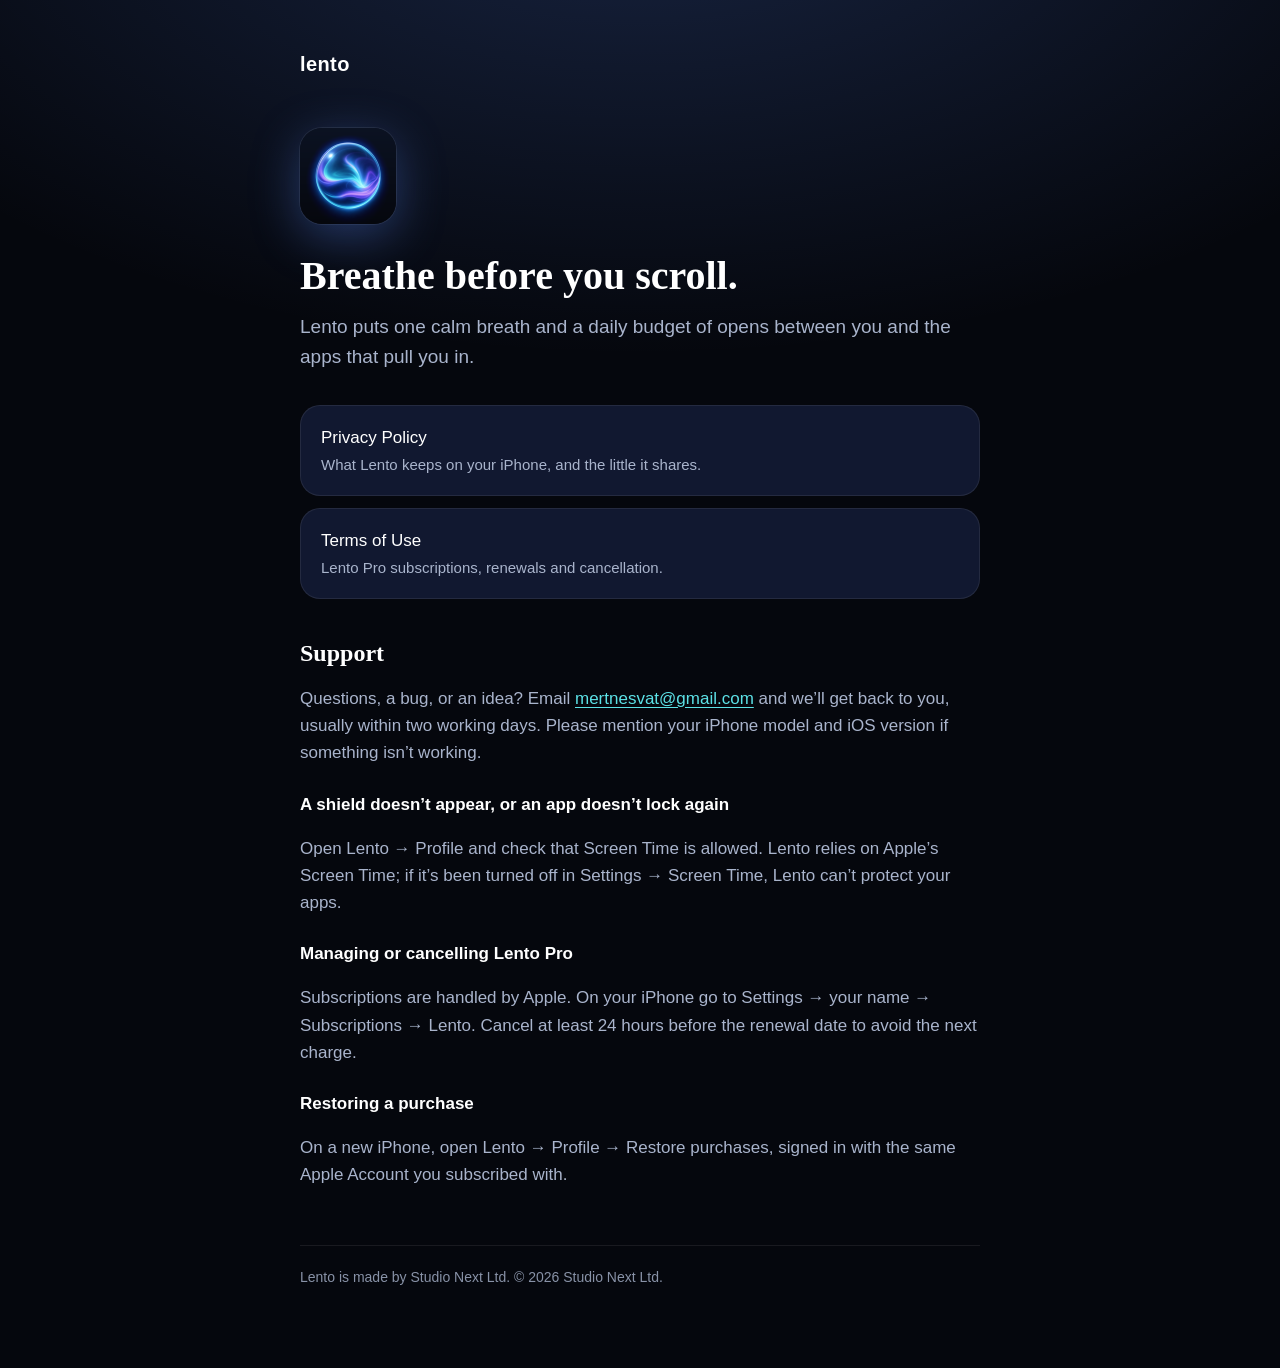
<file: index.html>
<!doctype html>
<html lang="en">
<head>
  <meta charset="utf-8">
  <meta name="viewport" content="width=device-width, initial-scale=1">
  <meta name="color-scheme" content="dark">
  <title>Lento — Support</title>
  <meta name="description" content="Lento puts one calm breath and a daily budget between you and the apps that pull you in. Support, privacy policy and terms.">
  <link rel="stylesheet" href="style.css">
</head>
<body>
<main>
  <a class="wordmark" href="./">lento</a>
  <img class="icon" src="icon.png" width="96" height="96" alt="Lento app icon">
  <h1>Breathe before you scroll.</h1>
  <p class="lead">Lento puts one calm breath and a daily budget of opens between you and the apps that pull you in.</p>

  <div class="cards">
    <a class="card" href="privacy.html">Privacy Policy<span>What Lento keeps on your iPhone, and the little it shares.</span></a>
    <a class="card" href="terms.html">Terms of Use<span>Lento Pro subscriptions, renewals and cancellation.</span></a>
  </div>

  <h2>Support</h2>
  <p>Questions, a bug, or an idea? Email <a href="mailto:mertnesvat@gmail.com?subject=Lento%20support">mertnesvat@gmail.com</a> and we’ll get back to you, usually within two working days. Please mention your iPhone model and iOS version if something isn’t working.</p>

  <h3>A shield doesn’t appear, or an app doesn’t lock again</h3>
  <p>Open Lento → Profile and check that Screen Time is allowed. Lento relies on Apple’s Screen Time; if it’s been turned off in Settings → Screen Time, Lento can’t protect your apps.</p>

  <h3>Managing or cancelling Lento Pro</h3>
  <p>Subscriptions are handled by Apple. On your iPhone go to Settings → your name → Subscriptions → Lento. Cancel at least 24 hours before the renewal date to avoid the next charge.</p>

  <h3>Restoring a purchase</h3>
  <p>On a new iPhone, open Lento → Profile → Restore purchases, signed in with the same Apple Account you subscribed with.</p>

  <footer>Lento is made by Studio Next Ltd. © 2026 Studio Next Ltd.</footer>
</main>
</body>
</html>
</file>
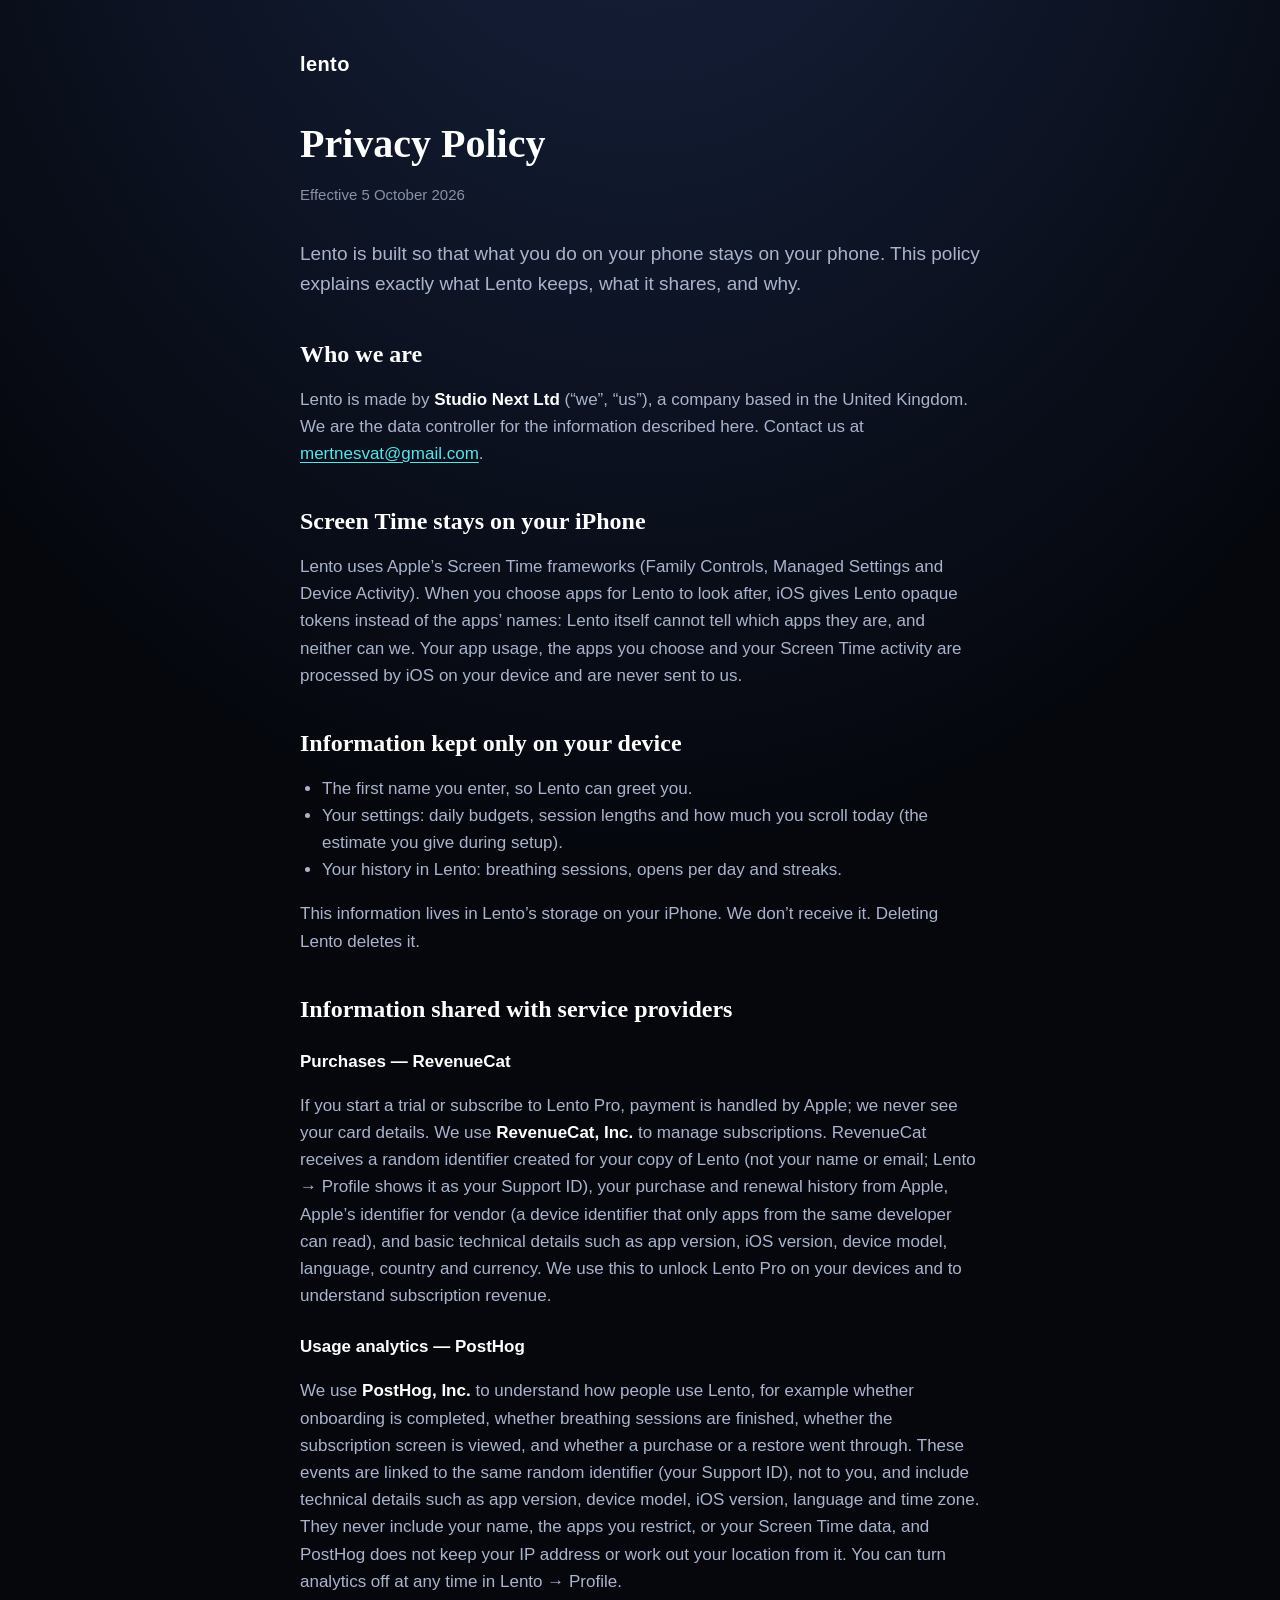
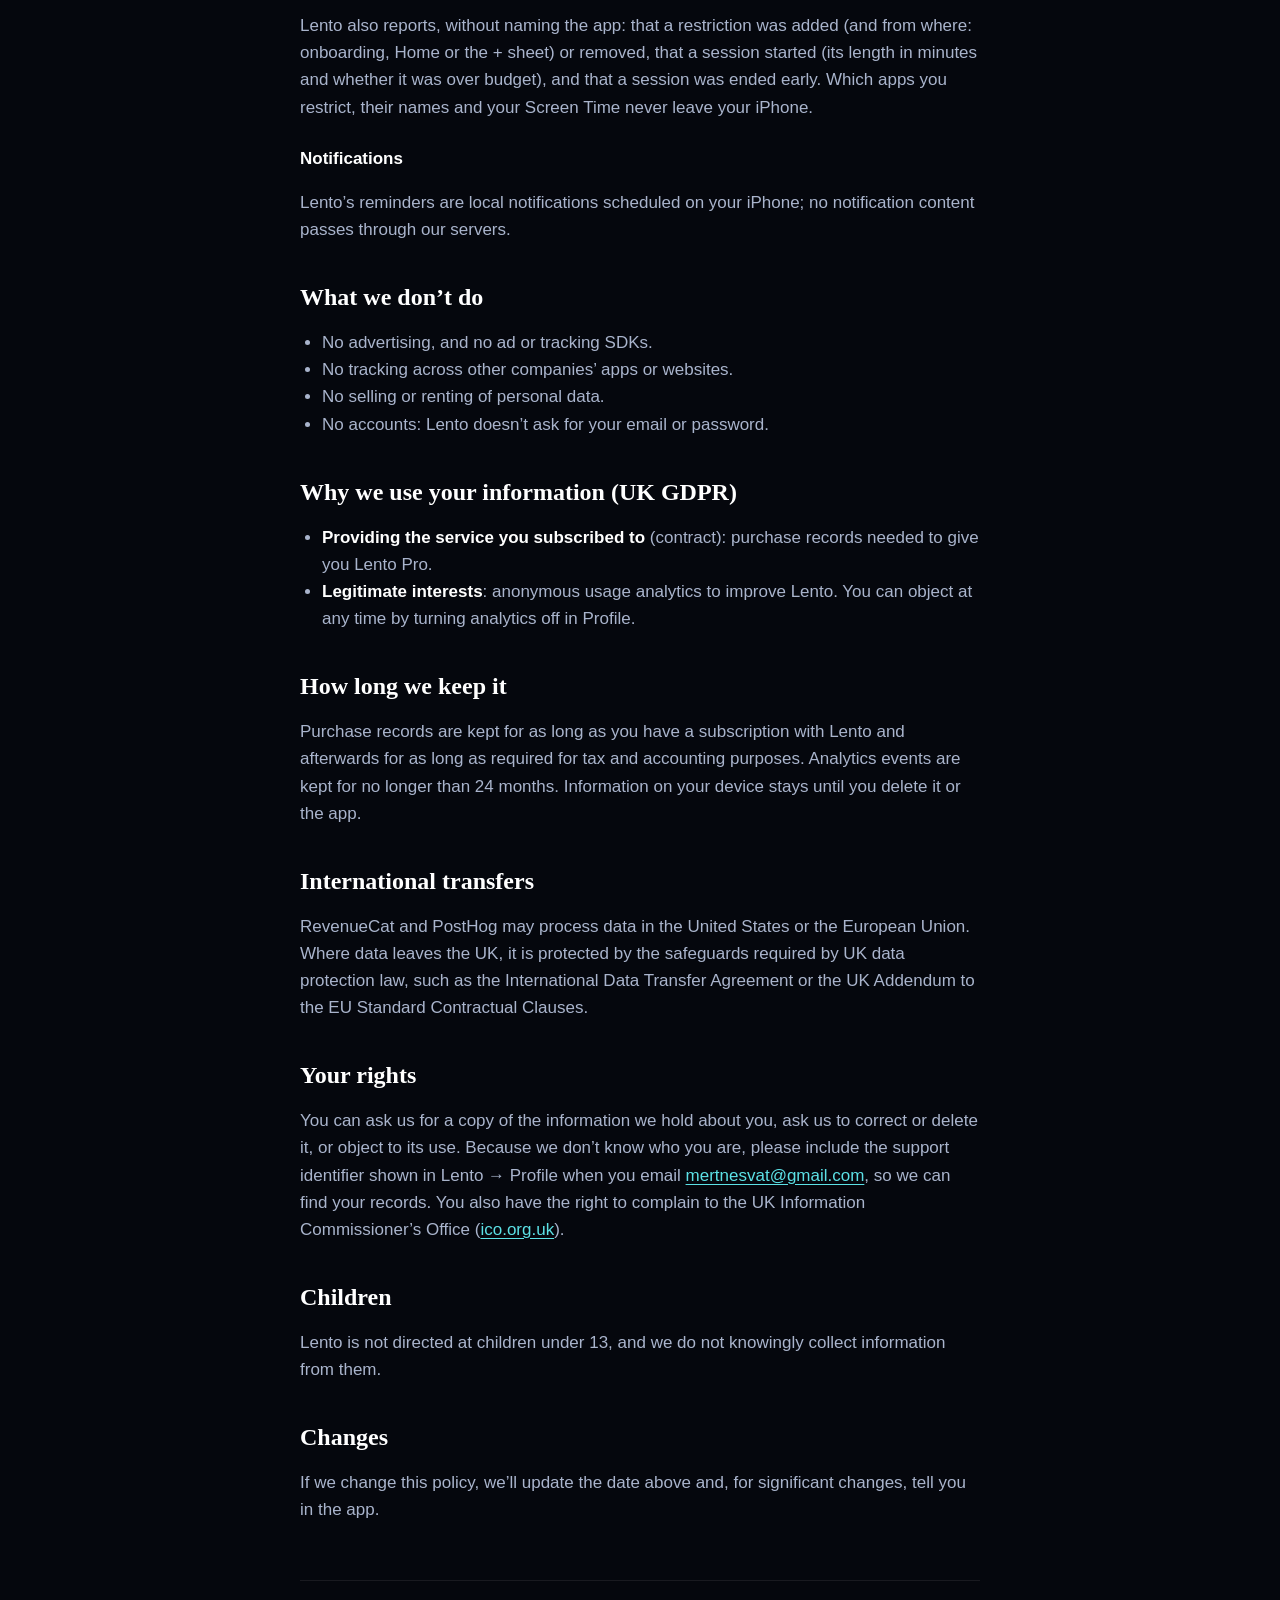
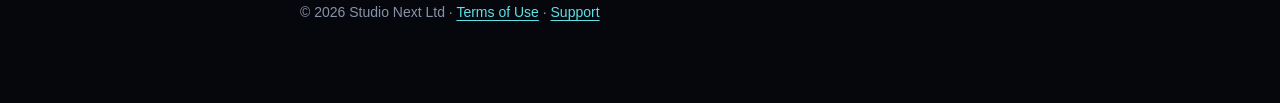
<file: privacy.html>
<!doctype html>
<html lang="en">
<head>
  <meta charset="utf-8">
  <meta name="viewport" content="width=device-width, initial-scale=1">
  <meta name="color-scheme" content="dark">
  <title>Lento — Privacy Policy</title>
  <meta name="description" content="How Lento handles your data: Screen Time stays on your iPhone; purchases and anonymous usage analytics are the only things shared.">
  <link rel="stylesheet" href="style.css">
</head>
<body>
<main>
  <a class="wordmark" href="./">lento</a>
  <h1>Privacy Policy</h1>
  <p class="meta">Effective 5 October 2026</p>

  <p class="lead">Lento is built so that what you do on your phone stays on your phone. This policy explains exactly what Lento keeps, what it shares, and why.</p>

  <h2>Who we are</h2>
  <p>Lento is made by <strong>Studio Next Ltd</strong> (“we”, “us”), a company based in the United Kingdom. We are the data controller for the information described here. Contact us at <a href="mailto:mertnesvat@gmail.com">mertnesvat@gmail.com</a>.</p>

  <h2>Screen Time stays on your iPhone</h2>
  <p>Lento uses Apple’s Screen Time frameworks (Family Controls, Managed Settings and Device Activity). When you choose apps for Lento to look after, iOS gives Lento opaque tokens instead of the apps’ names: Lento itself cannot tell which apps they are, and neither can we. Your app usage, the apps you choose and your Screen Time activity are processed by iOS on your device and are never sent to us.</p>

  <h2>Information kept only on your device</h2>
  <ul>
    <li>The first name you enter, so Lento can greet you.</li>
    <li>Your settings: daily budgets, session lengths and how much you scroll today (the estimate you give during setup).</li>
    <li>Your history in Lento: breathing sessions, opens per day and streaks.</li>
  </ul>
  <p>This information lives in Lento’s storage on your iPhone. We don’t receive it. Deleting Lento deletes it.</p>

  <h2>Information shared with service providers</h2>
  <h3>Purchases — RevenueCat</h3>
  <p>If you start a trial or subscribe to Lento Pro, payment is handled by Apple; we never see your card details. We use <strong>RevenueCat, Inc.</strong> to manage subscriptions. RevenueCat receives a random identifier created for your copy of Lento (not your name or email; Lento → Profile shows it as your Support ID), your purchase and renewal history from Apple, Apple’s identifier for vendor (a device identifier that only apps from the same developer can read), and basic technical details such as app version, iOS version, device model, language, country and currency. We use this to unlock Lento Pro on your devices and to understand subscription revenue.</p>

  <h3>Usage analytics — PostHog</h3>
  <p>We use <strong>PostHog, Inc.</strong> to understand how people use Lento, for example whether onboarding is completed, whether breathing sessions are finished, whether the subscription screen is viewed, and whether a purchase or a restore went through. These events are linked to the same random identifier (your Support ID), not to you, and include technical details such as app version, device model, iOS version, language and time zone. They never include your name, the apps you restrict, or your Screen Time data, and PostHog does not keep your IP address or work out your location from it. You can turn analytics off at any time in Lento → Profile.</p>
  <p>Lento also reports, without naming the app: that a restriction was added (and from where: onboarding, Home or the + sheet) or removed, that a session started (its length in minutes and whether it was over budget), and that a session was ended early. Which apps you restrict, their names and your Screen Time never leave your iPhone.</p>

  <h3>Notifications</h3>
  <p>Lento’s reminders are local notifications scheduled on your iPhone; no notification content passes through our servers.</p>

  <h2>What we don’t do</h2>
  <ul>
    <li>No advertising, and no ad or tracking SDKs.</li>
    <li>No tracking across other companies’ apps or websites.</li>
    <li>No selling or renting of personal data.</li>
    <li>No accounts: Lento doesn’t ask for your email or password.</li>
  </ul>

  <h2>Why we use your information (UK GDPR)</h2>
  <ul>
    <li><strong>Providing the service you subscribed to</strong> (contract): purchase records needed to give you Lento Pro.</li>
    <li><strong>Legitimate interests</strong>: anonymous usage analytics to improve Lento. You can object at any time by turning analytics off in Profile.</li>
  </ul>

  <h2>How long we keep it</h2>
  <p>Purchase records are kept for as long as you have a subscription with Lento and afterwards for as long as required for tax and accounting purposes. Analytics events are kept for no longer than 24 months. Information on your device stays until you delete it or the app.</p>

  <h2>International transfers</h2>
  <p>RevenueCat and PostHog may process data in the United States or the European Union. Where data leaves the UK, it is protected by the safeguards required by UK data protection law, such as the International Data Transfer Agreement or the UK Addendum to the EU Standard Contractual Clauses.</p>

  <h2>Your rights</h2>
  <p>You can ask us for a copy of the information we hold about you, ask us to correct or delete it, or object to its use. Because we don’t know who you are, please include the support identifier shown in Lento → Profile when you email <a href="mailto:mertnesvat@gmail.com">mertnesvat@gmail.com</a>, so we can find your records. You also have the right to complain to the UK Information Commissioner’s Office (<a href="https://ico.org.uk">ico.org.uk</a>).</p>

  <h2>Children</h2>
  <p>Lento is not directed at children under 13, and we do not knowingly collect information from them.</p>

  <h2>Changes</h2>
  <p>If we change this policy, we’ll update the date above and, for significant changes, tell you in the app.</p>

  <footer>© 2026 Studio Next Ltd · <a href="terms.html">Terms of Use</a> · <a href="./">Support</a></footer>
</main>
</body>
</html>
</file>
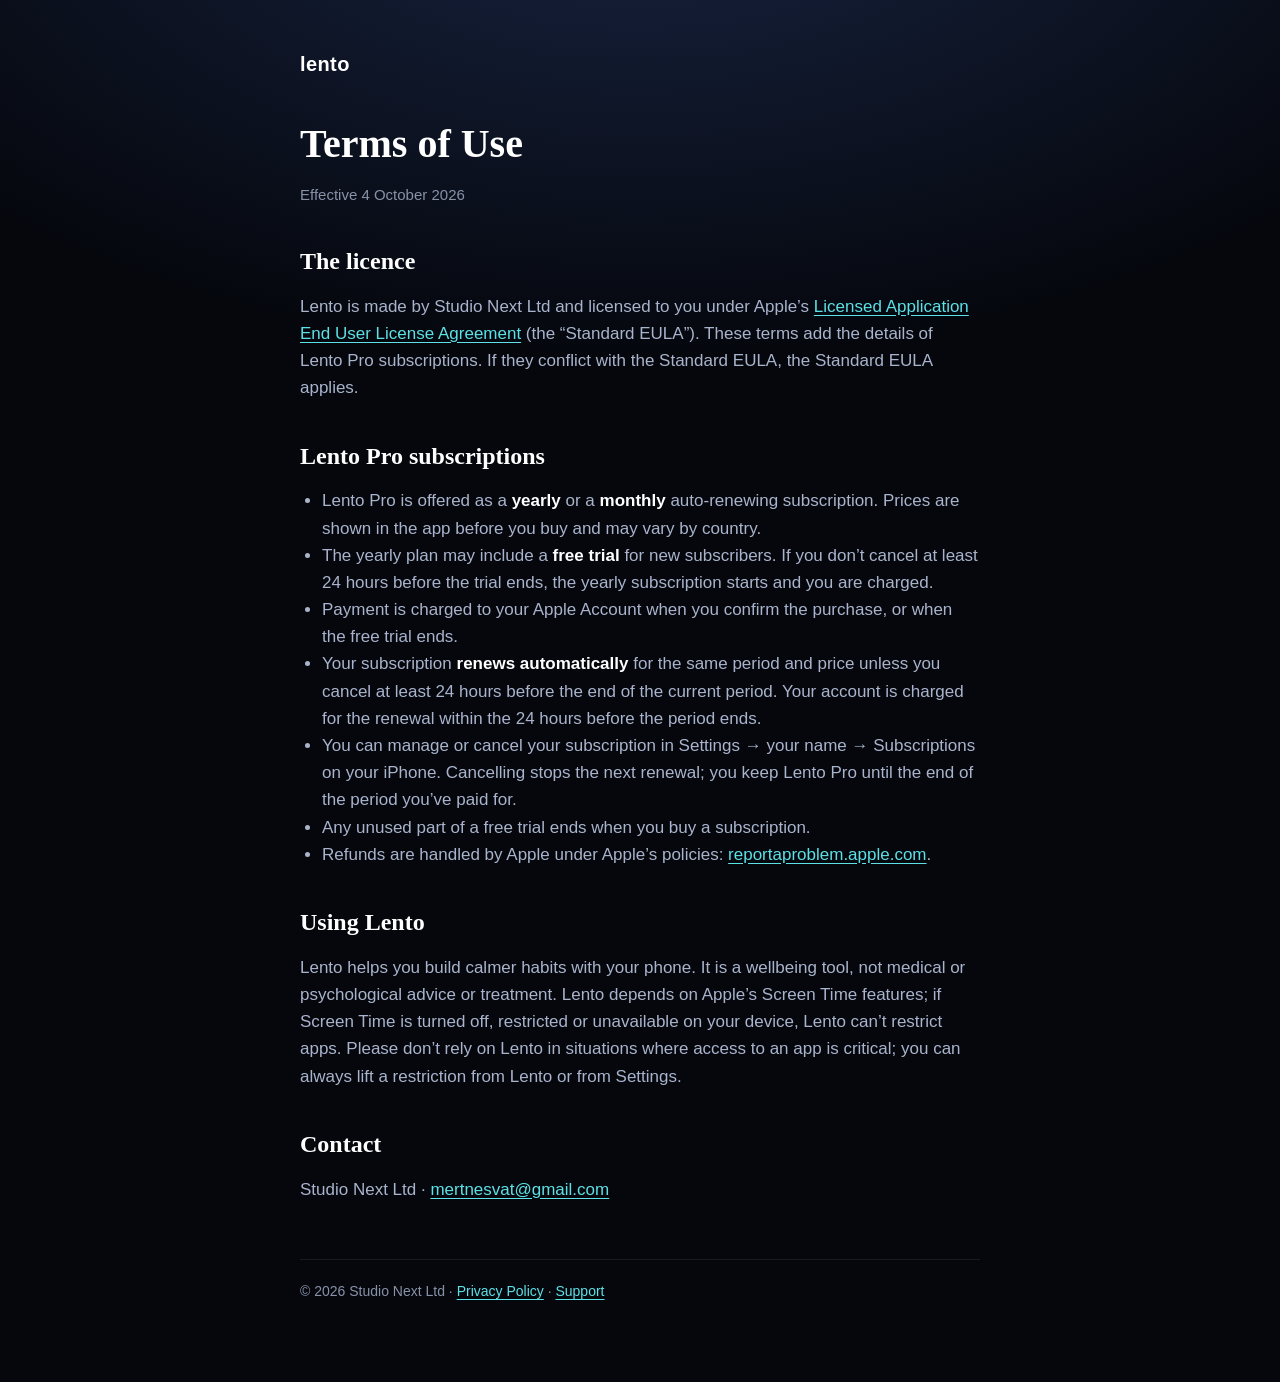
<file: terms.html>
<!doctype html>
<html lang="en">
<head>
  <meta charset="utf-8">
  <meta name="viewport" content="width=device-width, initial-scale=1">
  <meta name="color-scheme" content="dark">
  <title>Lento — Terms of Use</title>
  <meta name="description" content="Terms of Use for Lento and Lento Pro subscriptions.">
  <link rel="stylesheet" href="style.css">
</head>
<body>
<main>
  <a class="wordmark" href="./">lento</a>
  <h1>Terms of Use</h1>
  <p class="meta">Effective 4 October 2026</p>

  <h2>The licence</h2>
  <p>Lento is made by Studio Next Ltd and licensed to you under Apple’s <a href="https://www.apple.com/legal/internet-services/itunes/dev/stdeula/">Licensed Application End User License Agreement</a> (the “Standard EULA”). These terms add the details of Lento Pro subscriptions. If they conflict with the Standard EULA, the Standard EULA applies.</p>

  <h2>Lento Pro subscriptions</h2>
  <ul>
    <li>Lento Pro is offered as a <strong>yearly</strong> or a <strong>monthly</strong> auto-renewing subscription. Prices are shown in the app before you buy and may vary by country.</li>
    <li>The yearly plan may include a <strong>free trial</strong> for new subscribers. If you don’t cancel at least 24 hours before the trial ends, the yearly subscription starts and you are charged.</li>
    <li>Payment is charged to your Apple Account when you confirm the purchase, or when the free trial ends.</li>
    <li>Your subscription <strong>renews automatically</strong> for the same period and price unless you cancel at least 24 hours before the end of the current period. Your account is charged for the renewal within the 24 hours before the period ends.</li>
    <li>You can manage or cancel your subscription in Settings → your name → Subscriptions on your iPhone. Cancelling stops the next renewal; you keep Lento Pro until the end of the period you’ve paid for.</li>
    <li>Any unused part of a free trial ends when you buy a subscription.</li>
    <li>Refunds are handled by Apple under Apple’s policies: <a href="https://reportaproblem.apple.com">reportaproblem.apple.com</a>.</li>
  </ul>

  <h2>Using Lento</h2>
  <p>Lento helps you build calmer habits with your phone. It is a wellbeing tool, not medical or psychological advice or treatment. Lento depends on Apple’s Screen Time features; if Screen Time is turned off, restricted or unavailable on your device, Lento can’t restrict apps. Please don’t rely on Lento in situations where access to an app is critical; you can always lift a restriction from Lento or from Settings.</p>

  <h2>Contact</h2>
  <p>Studio Next Ltd · <a href="mailto:mertnesvat@gmail.com">mertnesvat@gmail.com</a></p>

  <footer>© 2026 Studio Next Ltd · <a href="privacy.html">Privacy Policy</a> · <a href="./">Support</a></footer>
</main>
</body>
</html>
</file>
<file: style.css>
:root {
  --night: #05070d;
  --midnight: #0b1020;
  --card: #111830;
  --hairline: rgba(255, 255, 255, 0.08);
  --text: #ffffff;
  --text-2: #a9b4cc;
  --text-3: #8892a7;
  --tide: #5b8cff;
  --cyan: #5ce1e6;
  --violet: #8a6cff;
}

* { box-sizing: border-box; }

html { -webkit-text-size-adjust: 100%; }

body {
  margin: 0;
  background: radial-gradient(120% 60% at 50% -10%, rgba(91, 140, 255, 0.22), transparent 60%), var(--night);
  background-color: var(--night);
  color: var(--text);
  font: 17px/1.6 -apple-system, BlinkMacSystemFont, "SF Pro Text", "Helvetica Neue", Arial, sans-serif;
  min-height: 100vh;
}

main {
  max-width: 720px;
  margin: 0 auto;
  padding: 48px 20px 80px;
}

.wordmark {
  display: inline-block;
  font-family: ui-rounded, "SF Pro Rounded", -apple-system, sans-serif;
  font-weight: 600;
  letter-spacing: 0.02em;
  color: var(--text);
  text-decoration: none;
  font-size: 20px;
  margin-bottom: 40px;
}

.icon {
  display: block;
  width: 96px;
  height: 96px;
  border-radius: 22px;
  margin: 8px 0 28px;
  box-shadow: 0 12px 48px rgba(91, 140, 255, 0.35), 0 0 0 1px var(--hairline);
}

h1, h2 {
  font-family: ui-serif, "New York", Georgia, "Times New Roman", serif;
  font-weight: 600;
  line-height: 1.2;
}

h1 { font-size: 40px; margin: 0 0 12px; }
h2 { font-size: 24px; margin: 40px 0 8px; }
h3 { font-size: 17px; margin: 24px 0 4px; }

p, li { color: var(--text-2); }
strong { color: var(--text); font-weight: 600; }
.lead { font-size: 19px; color: var(--text-2); margin: 0 0 32px; }
.meta { color: var(--text-3); font-size: 15px; margin-bottom: 32px; }

a { color: var(--cyan); text-underline-offset: 3px; }

ul { padding-left: 22px; }

.cards { display: grid; gap: 12px; margin: 24px 0; }
.card {
  display: block;
  padding: 18px 20px;
  border-radius: 20px;
  background: var(--card);
  border: 1px solid var(--hairline);
  color: var(--text);
  text-decoration: none;
}
.card span { display: block; color: var(--text-2); font-size: 15px; margin-top: 2px; }

footer {
  margin-top: 56px;
  padding-top: 20px;
  border-top: 1px solid var(--hairline);
  color: var(--text-3);
  font-size: 14px;
}
</file>
